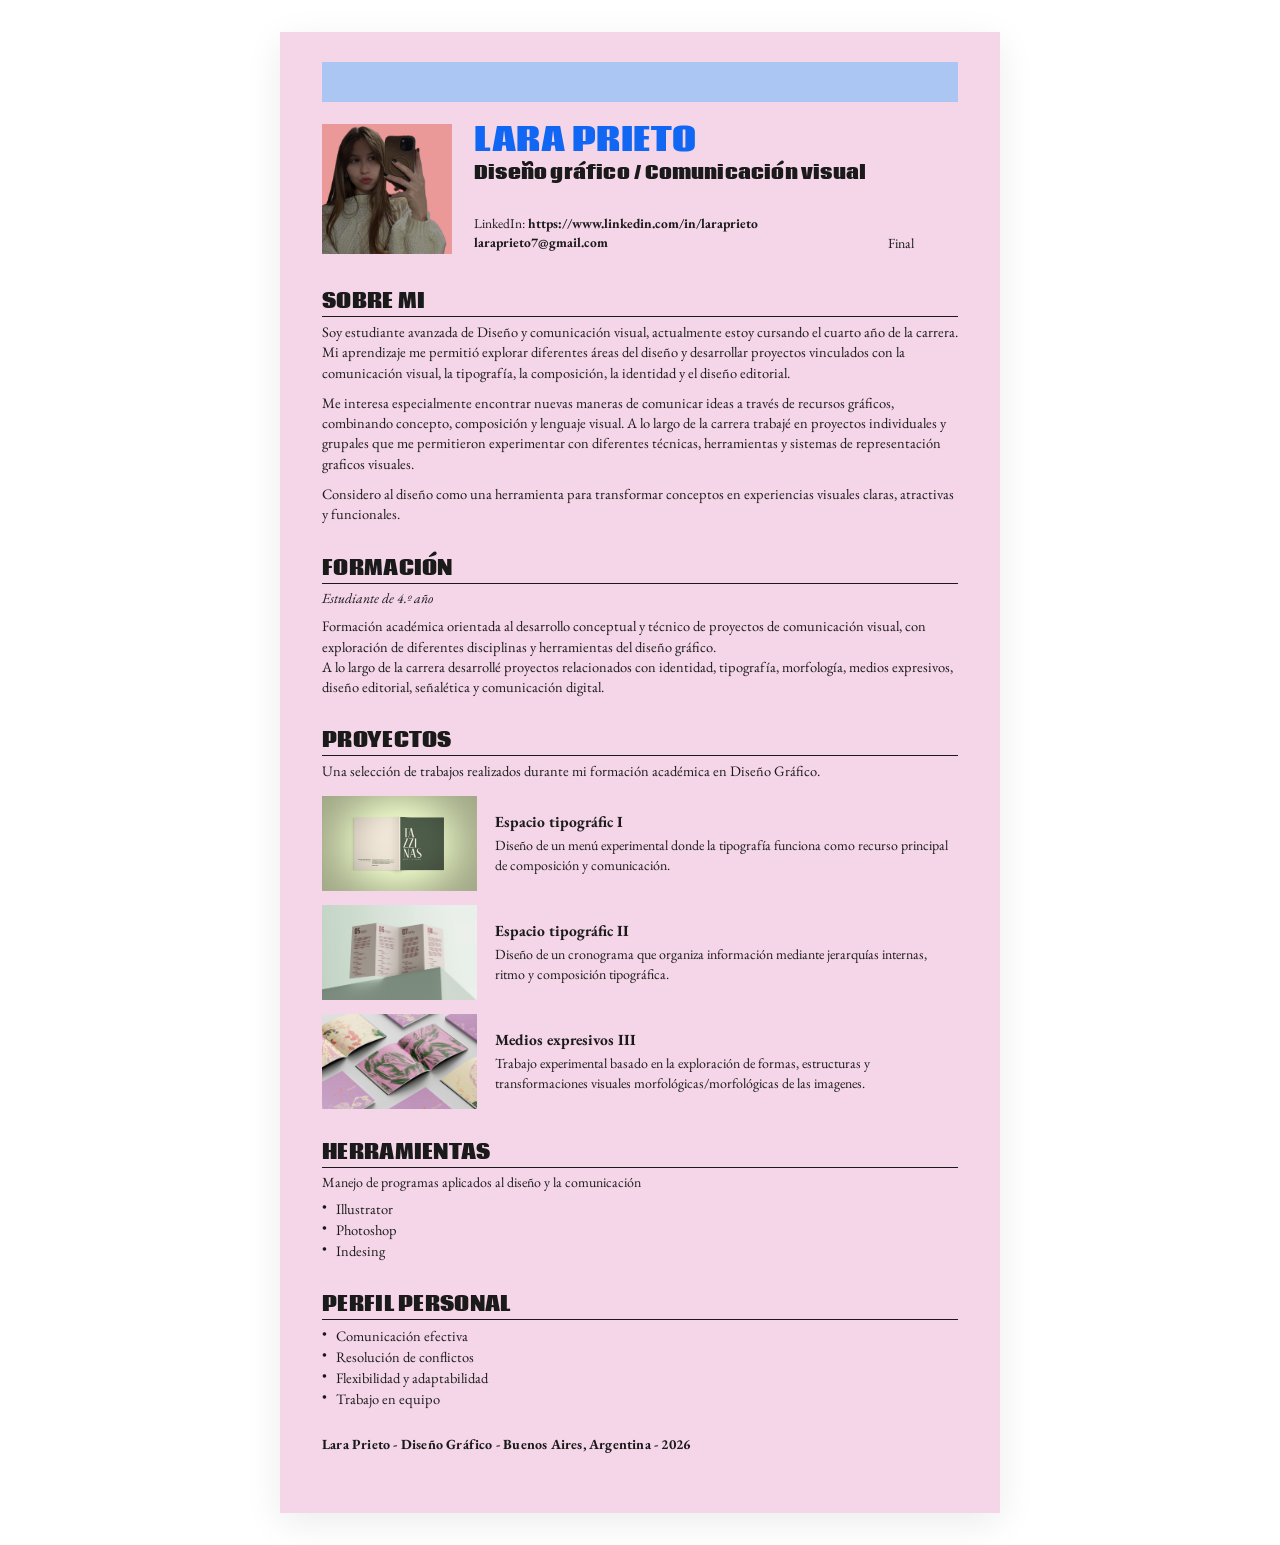
<file: index.html>
<!DOCTYPE html>
<html lang="es">
<head>
    <meta charset="UTF-8">
    <meta name="viewport" content="width=device-width, initial-scale=1.0">
    <title>CV Prieto Lara</title>
    <!-- Vinculación a la hoja de estilos externa -->
    <link rel="stylesheet" href="estilo.css">
    <link rel="icon" type="image/gif" href="img/favicon.gif">
</head>
<body>
    <!-- Contenedor principal del Curriculum Vitae -->
    <section class="cv-contenedor">

        <!-- Barra decorativa superior -->
        <section class="rectangulo-celeste"></section>

        <!-- Encabezado principal: Datos personales y presentación -->
        <header>
            <img src="img/lara.jpeg" alt="Fotografía de perfil de Lara Prieto" class="foto-perfil" width="130" height="130">

            <section class="presentacion">
                <section class="titulos-presentacion">
                    <h1 id="inicio">LARA PRIETO</h1>
                    <h2>Diseño gráfico / Comunicación visual</h2>
                </section>

                <section class="contacto-presentacion">
                    <p><span class="label-contacto">LinkedIn:</span> <a href="https://www.linkedin.com/in/laraprieto" target="_blank" rel="noopener noreferrer">https://www.linkedin.com/in/laraprieto</a></p>
                    <p><a href="mailto:laraprieto7@gmail.com">laraprieto7@gmail.com</a></p>
                </section>
            </section>

                <nav>

                    <a href="#final">Final</a>
                </nav>
        </header>
   
        <main>

        <!-- Sección: Sobre mí -->
        <section class="sobre-mi">
            <h3>SOBRE MI</h3>
            <p>Soy estudiante avanzada de Diseño y comunicación visual, actualmente estoy cursando el cuarto año de la carrera. Mi aprendizaje me permitió explorar diferentes áreas del diseño y desarrollar proyectos vinculados con la comunicación visual, la tipografía, la composición, la identidad y el diseño editorial.</p>
            <p>Me interesa especialmente encontrar nuevas maneras de comunicar ideas a través de recursos gráficos, combinando concepto, composición y lenguaje visual. A lo largo de la carrera trabajé en proyectos individuales y grupales que me permitieron experimentar con diferentes técnicas, herramientas y sistemas de representación graficos visuales.</p>
            <p>Considero al diseño como una herramienta para transformar conceptos en experiencias visuales claras, atractivas y funcionales.</p>
        </section>


        <!-- Sección: Formación académica -->
        <section class="formacion">
            <h3>FORMACIÓN</h3>
            <p class="subtitulo-formacion">Estudiante de 4.º año</p>
            <p>Formación académica orientada al desarrollo conceptual y técnico de proyectos de comunicación visual, con exploración de diferentes disciplinas y herramientas del diseño gráfico.<br>
            A lo largo de la carrera desarrollé proyectos relacionados con identidad, tipografía, morfología, medios expresivos, diseño editorial, señalética y comunicación digital.</p>
        </section>

        <!-- Sección: Proyectos destacados -->
        <section class="proyectos" id="proyectos">
            <h3>PROYECTOS</h3>
            <p class="proyectos-intro">Una selección de trabajos realizados durante mi formación académica en Diseño Gráfico.</p>

            <!-- Proyecto 1 -->
            <article class="proyecto-item">
                <img src="img/tipografia2.jpeg" alt="Proyecto Espacio tipográfico I" width="155" height="95">
                <section class="proyecto-texto">
                    <h4>Espacio tipográfic I</h4>
                    <p>Diseño de un menú experimental donde la tipografía funciona como recurso principal de composición y comunicación.</p>
                </section>
            </article>

            <!-- Proyecto 2 -->
            <article class="proyecto-item">
                <img src="img/tipografia3.jpeg" alt="Proyecto Espacio tipográfico II" width="155" height="95">
                <section class="proyecto-texto">
                    <h4>Espacio tipográfic II</h4>
                    <p>Diseño de un cronograma que organiza información mediante jerarquías internas, ritmo y composición tipográfica.</p>
                </section>
            </article>

            <!-- Proyecto 3 -->
            <article class="proyecto-item">
                <img src="img/medios3.jpeg" alt="Proyecto Medios expresivos III" width="155" height="95">
                <section class="proyecto-texto">
                    <h4>Medios expresivos III</h4>
                    <p>Trabajo experimental basado en la exploración de formas, estructuras y transformaciones visuales morfológicas/morfológicas de las imagenes.</p>
                </section>
            </article>
        </section>

        <!-- Sección complementaria: Herramientas y Habilidades -->
        <aside class="habilidades-aside">
            <section class="herramientas">
                <h3>HERRAMIENTAS</h3>
                <p class="herramientas-intro">Manejo de programas aplicados al diseño y la comunicación</p>
                <ul class="lista-herramientas">
                    <li>Illustrator</li>
                    <li>Photoshop</li>
                    <li>Indesing</li>
                </ul>
            </section>


            <section class="perfil-personal">
                <h3>PERFIL PERSONAL</h3>
                <ul class="lista-perfil">
                    <li>Comunicación efectiva</li>
                    <li>Resolución de conflictos</li>
                    <li>Flexibilidad y adaptabilidad</li>
                    <li>Trabajo en equipo</li>
                </ul>
            </section>
        </aside>

        <!-- Pie de página -->
        <footer id="final">
            <p class="footer-texto">Lara Prieto - Diseño Gráfico - Buenos Aires, Argentina - 2026</p>
        </footer>

    </main>
    </section>
</body>
</html>
</file>
<file: estilo.css>
/* TRABAJO PRÁCTICO 1 - COMPUTACIÓN III (CÁTEDRA WIS)
   Curriculum Vitae en HTML5 y CSS3 con Flexbox
   Alumna: Lara Prieto
   Definición de Fuentes Locales (@font-face) */
@font-face {
    font-family: "Coda-ExtraBold";
    src: url("fonts/Coda-ExtraBold.ttf") format("truetype");
    font-weight: 800;
    font-style: normal;
}

@font-face {
    font-family: "EBGaramond-Regular";
    src: url("fonts/EBGaramond-Regular.ttf") format("truetype");
    font-weight: normal;
    font-style: normal;
}

@font-face {
    font-family: "EBGaramond-Bold";
    src: url("fonts/EBGaramond-Bold.ttf") format("truetype");
    font-weight: bold;
    font-style: normal;
}

@font-face {
    font-family: "EBGaramond-Italic";
    src: url("fonts/EBGaramond-Italic.ttf") format("truetype");
    font-weight: normal;
    font-style: italic;
}

/* Reseteo y Estilos Generales */
* {
    margin: 0;
    padding: 0;
    box-sizing: border-box;
}

html, body {
    background-color: #ffffff; /* Fondo blanco exterior a la hoja del CV */
    color: #1a1a1a;
    font-family: "EBGaramond-Regular", Georgia, serif;
    font-size: 15px;
    line-height: 1.4;
    -webkit-font-smoothing: antialiased;
}

/* Contenedor del CV con fondo fucsia/rosado */
.cv-contenedor {
    position: relative;
    width: 100%;
    max-width: 720px;
    margin: 32px auto;
    padding: 30px 42px 48px 42px;
    background-color: rgb(245, 214, 233); /* Fondo fucsia/rosado dentro del CV */
    box-shadow: 0 10px 35px rgba(0, 0, 0, 0.08);
}

/* Barra Decorativa Superior */
.rectangulo-celeste {
    width: 100%;
    height: 40px;
    background-color: rgb(172, 198, 243); /* Azul pastel */
    margin-bottom: 22px;
}

/* Encabezado (Header) con Diagramación Flexbox */
header {
    /* Propiedad Flexbox 1: Activación del modelo de caja flexible */
    display: flex;
    /* Propiedad Flexbox 2: Alineación al fondo de los elementos */
    align-items: flex-end;
    /* Propiedad Flexbox 3: Espaciado entre la imagen y el bloque de texto */
    gap: 22px;
    padding-bottom: 4px;
}

.foto-perfil {
    width: 130px;
    height: 130px;
    display: block;
    /* Propiedad Flexbox: Evita que la imagen se reduzca */
    flex-shrink: 0;
}

.presentacion {
    /* Propiedad Flexbox: Distribución interna vertical */
    display: flex;
    flex-direction: column;
    justify-content: space-between;
    min-height: 130px;
    padding-bottom: 2px;
}

.titulos-presentacion h1 {
    font-family: "Bahnschrift", "DIN Alternate", "Franklin Gothic Medium", "Coda-ExtraBold", sans-serif;
    color: rgb(17, 103, 243); /* Azul vibrante */
    font-size: 32px;
    font-weight: 600;
    line-height: 1.05;
    letter-spacing: 0.5px;
    margin-bottom: 5px;
}

.titulos-presentacion h2 {
    font-family: "Bahnschrift", "DIN Alternate", "Franklin Gothic Medium", "Coda-ExtraBold", sans-serif;
    color: #1a1a1a;
    font-size: 18px;
    font-weight: 400;
    line-height: 1.15;
    letter-spacing: 0.2px;
}

.contacto-presentacion p {
    font-family: "EBGaramond-Regular", Georgia, serif;
    font-size: 13.5px;
    line-height: 1.4;
    color: #1a1a1a;
}

.contacto-presentacion a {
    color: inherit;
    text-decoration: none;
    font-family: "EBGaramond-Bold", Georgia, serif;
    font-weight: bold;
}

.contacto-presentacion .label-contacto {
    font-family: "EBGaramond-Regular", Georgia, serif;
    font-weight: normal;
}



/* Tipografía de Títulos de Sección (h3) */
h3 {
    font-family: "Bahnschrift", "DIN Alternate", "Franklin Gothic Medium", "Coda-ExtraBold", sans-serif;
    font-size: 20px;
    font-weight: 600;
    letter-spacing: 0.3px;
    margin-bottom: 5px;
    margin-top: 30px;
    color: #1a1a1a;
    border-bottom: 1px solid #1a1a1a;
}

/* Sección: Sobre Mí */
.sobre-mi p {
    font-family: "EBGaramond-Regular", Georgia, serif;
    font-size: 14.5px;
    line-height: 1.4;
    margin-bottom: 10px;
    color: #1a1a1a;
}

.sobre-mi p:last-child {
    margin-bottom: 0;
}

/* Sección: Formación */
.formacion .subtitulo-formacion {
    font-family: "EBGaramond-Italic", Georgia, serif;
    font-style: italic;
    font-size: 14px;
    margin-bottom: 8px;
    color: #1a1a1a;
}

.formacion p {
    font-family: "EBGaramond-Regular", Georgia, serif;
    font-size: 14.5px;
    line-height: 1.4;
    color: #1a1a1a;
}

/* Sección: Proyectos (Maquetación con Flexbox) */
.proyectos-intro {
    font-family: "EBGaramond-Regular", Georgia, serif;
    font-size: 14.5px;
    margin-bottom: 14px;
    color: #1a1a1a;
}

.proyecto-item {
    /* Propiedad Flexbox: Distribución en fila para miniatura y texto */
    display: flex;
    /* Propiedad Flexbox: Alineación vertical centrada */
    align-items: center;
    /* Propiedad Flexbox: Separación horizontal */
    gap: 18px;
    margin-bottom: 14px;
}

.proyecto-item:last-child {
    margin-bottom: 0;
}

.proyecto-item img {
    width: 155px;
    height: 95px;

    flex-shrink: 0;
    display: block;
}

.proyecto-texto {
    /* Propiedad Flexbox: Ocupa el ancho restante de la fila */
    flex: 1;
}

.proyecto-texto h4 {
    font-family: "EBGaramond-Bold", Georgia, serif;
    font-size: 15.5px;
    font-weight: bold;
    margin-bottom: 3px;
    text-align: left;
    text-decoration: none;
    color: #1a1a1a;
}

.proyecto-texto p {
    font-family: "EBGaramond-Regular", Georgia, serif;
    font-size: 14px;
    line-height: 1.4;
    color: #1a1a1a;
}

/* Sección: Herramientas y Habilidades (Aside) */
.herramientas-intro {
    font-family: "EBGaramond-Regular", Georgia, serif;
    font-size: 14px;
    margin-bottom: 6px;
    color: #1a1a1a;
}

.lista-herramientas,
.lista-perfil {
    list-style: none;
    padding-left: 0;
}

.lista-herramientas li,
.lista-perfil li {
    font-family: "EBGaramond-Regular", Georgia, serif;
    font-size: 14.5px;
    line-height: 1.45;
    color: #1a1a1a;
    position: relative;
    padding-left: 14px;
}

/* Viñeta sutil tipo guion/cuadrado como en la captura */
.lista-herramientas li::before,
.lista-perfil li::before {
    content: "•";
    position: absolute;
    left: 0;
    top: -1px;
    font-size: 14px;
    color: #1a1a1a;
}

/* Navegación */
nav a {
    font-family: "EBGaramond-Regular", Georgia, serif;
    font-size: 14px;
    color: #1a1a1a;
    text-decoration: none;
}

nav a:hover {
    text-decoration: underline;
}

/* Pie de Página (Footer) */
footer {
    margin-top: 26px;
    padding-bottom: 10px;
}

.footer-texto {
    font-family: "EBGaramond-Bold", Georgia, serif;
    font-size: 14px;
    font-weight: bold;
    color: #1a1a1a;
    letter-spacing: 0.2px;
}
</file>
